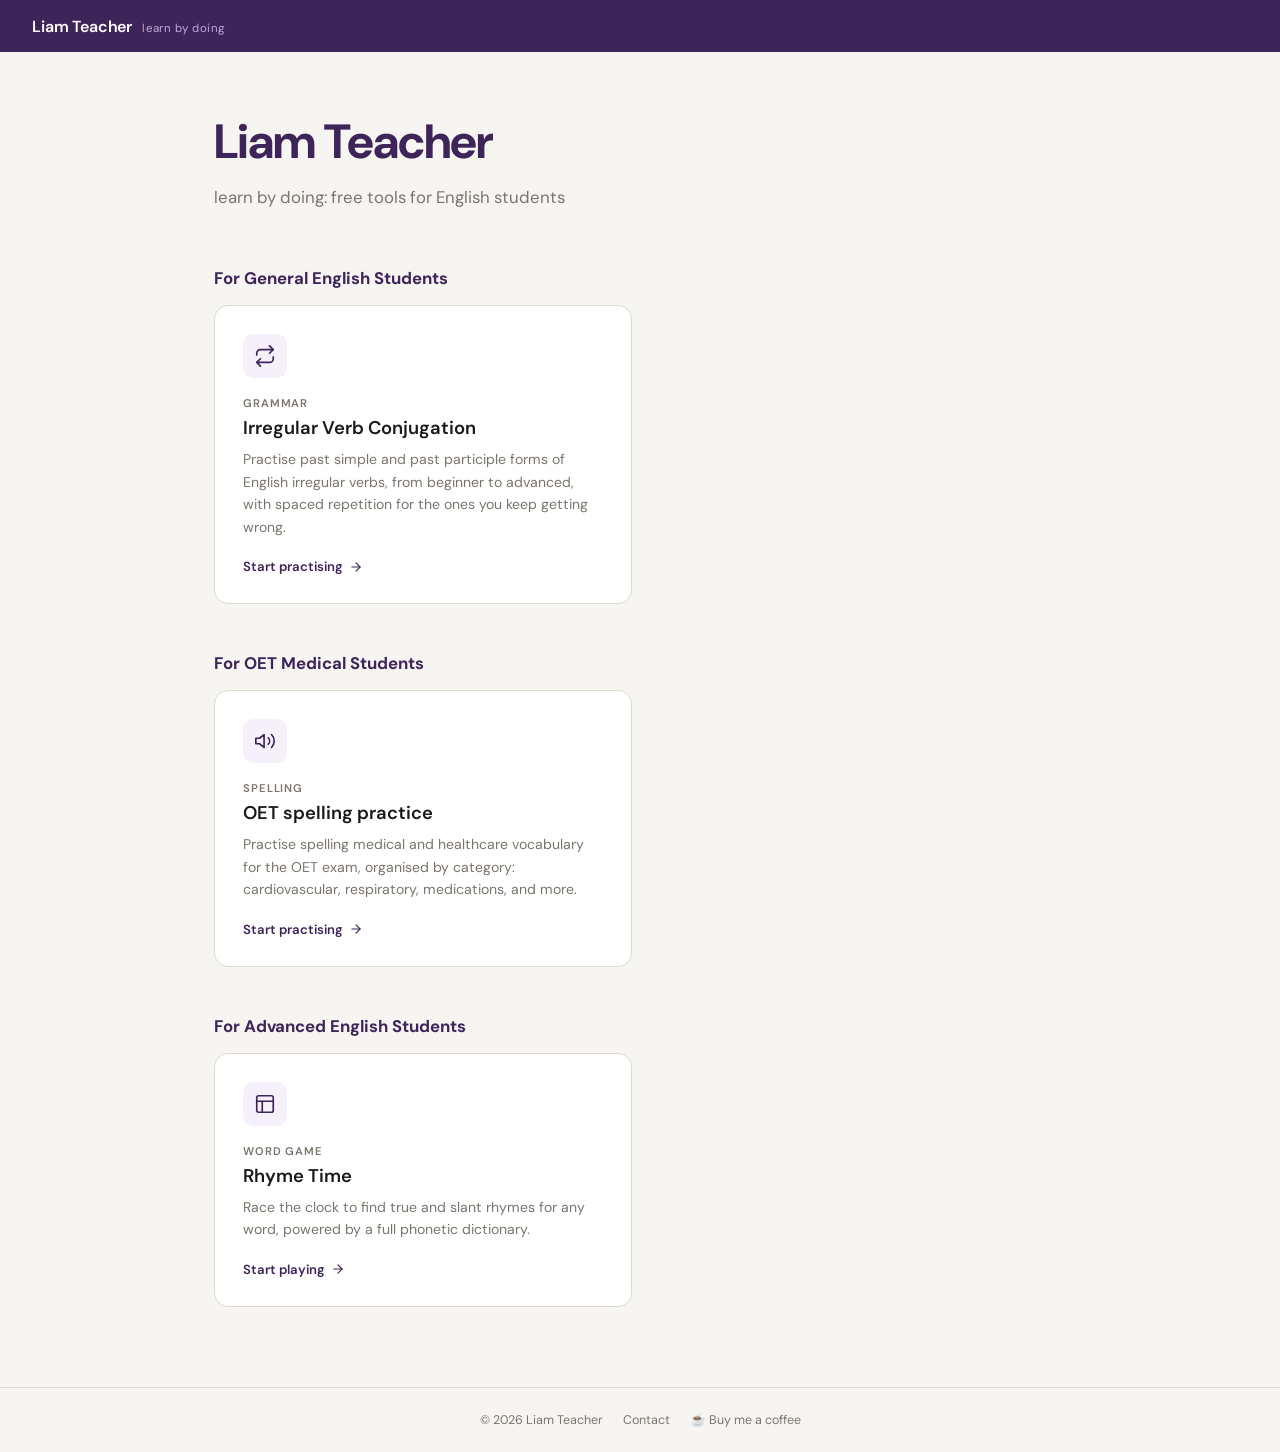
<file: index.html>
<!DOCTYPE html>
<html lang="en">
<head>
  <meta charset="UTF-8" />
  <meta name="viewport" content="width=device-width, initial-scale=1.0" />
  <title>Liam Teacher</title>
  <link rel="preconnect" href="https://fonts.googleapis.com" />
  <link rel="preconnect" href="https://fonts.gstatic.com" crossorigin />
  <link href="https://fonts.googleapis.com/css2?family=DM+Sans:wght@400;500;600;700&display=swap" rel="stylesheet" />
  <link rel="stylesheet" href="shared.css" />
  <script data-goatcounter="https://liamteacher.goatcounter.com/count"
          async src="//gc.zgo.at/count.js"></script>
  <style>
    main {
      max-width: 900px;
      margin: 0 auto;
      padding: 64px 24px 80px;
    }

    .hero {
      margin-bottom: 56px;
    }

    .hero h1 {
      font-family: 'DM Sans', sans-serif;
      font-size: 3rem;
      font-weight: 700;
      color: var(--plum);
      line-height: 1.1;
      margin-bottom: 14px;
      letter-spacing: -0.02em;
    }

    .hero p {
      font-size: 1.05rem;
      color: var(--muted);
      max-width: 480px;
      line-height: 1.7;
    }

    .tools-section {
      margin-bottom: 48px;
    }

    .tools-section:last-child {
      margin-bottom: 0;
    }

    .section-title {
      font-size: 1.05rem;
      font-weight: 700;
      color: var(--plum);
      margin-bottom: 16px;
    }

    .tools-grid {
      display: grid;
      grid-template-columns: 1fr 1fr;
      gap: 16px;
    }

    .tool-card {
      background: var(--surface);
      border: 1px solid var(--border);
      border-radius: 14px;
      padding: 28px;
      text-decoration: none;
      color: inherit;
      display: flex;
      flex-direction: column;
      transition: border-color 0.15s, box-shadow 0.15s, transform 0.1s;
    }

    .tool-card:hover {
      border-color: var(--plum);
      box-shadow: 0 4px 20px rgba(61,36,89,0.1);
      transform: translateY(-2px);
    }

    .tool-card.inactive {
      opacity: 0.5;
      pointer-events: none;
    }

    .tool-icon {
      width: 44px;
      height: 44px;
      background: var(--plum-bg);
      border-radius: 10px;
      display: flex;
      align-items: center;
      justify-content: center;
      margin-bottom: 18px;
    }

    .tool-icon svg {
      width: 22px;
      height: 22px;
      stroke: var(--plum);
      fill: none;
      stroke-width: 1.8;
      stroke-linecap: round;
      stroke-linejoin: round;
    }

    .tool-label {
      font-size: 0.7rem;
      font-weight: 600;
      letter-spacing: 0.08em;
      text-transform: uppercase;
      color: var(--muted);
      margin-bottom: 6px;
    }

    .tool-name {
      font-size: 1.15rem;
      font-weight: 600;
      color: var(--text);
      margin-bottom: 8px;
    }

    .tool-desc {
      font-size: 0.88rem;
      color: var(--muted);
      line-height: 1.6;
      flex: 1;
      margin-bottom: 20px;
    }

    .tool-cta {
      display: inline-flex;
      align-items: center;
      gap: 6px;
      font-size: 0.82rem;
      font-weight: 600;
      color: var(--plum);
    }

    .tool-cta svg {
      width: 14px;
      height: 14px;
      stroke: var(--plum);
      fill: none;
      stroke-width: 2;
      stroke-linecap: round;
      stroke-linejoin: round;
      transition: transform 0.15s;
    }

    .tool-card:hover .tool-cta svg {
      transform: translateX(3px);
    }

    @media (max-width: 540px) {
      .tools-grid { grid-template-columns: 1fr; }
      .hero h1 { font-size: 2.2rem; }
    }
  </style>
</head>
<body>

<div id="shared-header"></div>

<main>
  <div class="hero">
    <h1>Liam Teacher</h1>
    <p>learn by doing: free tools for English students</p>
  </div>

  <section class="tools-section">
    <h2 class="section-title">For General English Students</h2>
    <div class="tools-grid">

      <a class="tool-card" href="https://irregular.liamteacher.com">
        <div class="tool-icon">
          <svg viewBox="0 0 24 24"><polyline points="17 1 21 5 17 9"/><path d="M3 11V9a4 4 0 0 1 4-4h14"/><polyline points="7 23 3 19 7 15"/><path d="M21 13v2a4 4 0 0 1-4 4H3"/></svg>
        </div>
        <div class="tool-label">Grammar</div>
        <div class="tool-name">Irregular Verb Conjugation</div>
        <div class="tool-desc">Practise past simple and past participle forms of English irregular verbs, from beginner to advanced, with spaced repetition for the ones you keep getting wrong.</div>
        <div class="tool-cta">
          Start practising
          <svg viewBox="0 0 24 24"><line x1="5" y1="12" x2="19" y2="12"/><polyline points="12 5 19 12 12 19"/></svg>
        </div>
      </a>

    </div>
  </section>

  <section class="tools-section">
    <h2 class="section-title">For OET Medical Students</h2>
    <div class="tools-grid">

      <a class="tool-card" href="https://oetspelling.liamteacher.com">
        <div class="tool-icon">
          <svg viewBox="0 0 24 24"><polygon points="11 5 6 9 2 9 2 15 6 15 11 19 11 5"/><path d="M19.07 4.93a10 10 0 0 1 0 14.14"/><path d="M15.54 8.46a5 5 0 0 1 0 7.07"/></svg>
        </div>
        <div class="tool-label">Spelling</div>
        <div class="tool-name">OET spelling practice</div>
        <div class="tool-desc">Practise spelling medical and healthcare vocabulary for the OET exam, organised by category: cardiovascular, respiratory, medications, and more.</div>
        <div class="tool-cta">
          Start practising
          <svg viewBox="0 0 24 24"><line x1="5" y1="12" x2="19" y2="12"/><polyline points="12 5 19 12 12 19"/></svg>
        </div>
      </a>

    </div>
  </section>

  <section class="tools-section">
    <h2 class="section-title">For Advanced English Students</h2>
    <div class="tools-grid">

      <a class="tool-card" href="https://rhyming.liamteacher.com">
        <div class="tool-icon">
          <svg viewBox="0 0 24 24"><rect x="3" y="3" width="18" height="18" rx="2"/><path d="M3 9h18"/><path d="M9 21V9"/></svg>
        </div>
        <div class="tool-label">Word game</div>
        <div class="tool-name">Rhyme Time</div>
        <div class="tool-desc">Race the clock to find true and slant rhymes for any word, powered by a full phonetic dictionary.</div>
        <div class="tool-cta">
          Start playing
          <svg viewBox="0 0 24 24"><line x1="5" y1="12" x2="19" y2="12"/><polyline points="12 5 19 12 12 19"/></svg>
        </div>
      </a>

    </div>
  </section>
</main>

<div id="shared-footer"></div>

<script>
  fetch('header.html')
    .then(r => r.text())
    .then(html => { document.getElementById('shared-header').innerHTML = html; })
    .catch(() => {});
  fetch('footer.html')
    .then(r => r.text())
    .then(html => { document.getElementById('shared-footer').innerHTML = html; })
    .catch(() => {});
</script>

</body>
</html>
</file>
<file: shared.css>
/* Liam Teacher shared styles */
:root {
  --plum:       #3D2459;
  --plum-lt:    #C4A8E0;
  --plum-bg:    #F5F0FA;
  --text:       #1A1917;
  --muted:      #7A756C;
  --border:     #DDD9D0;
  --surface:    #FFFFFF;
  --bg:         #F7F5F2;
  --radius:     10px;
}

*, *::before, *::after { box-sizing: border-box; margin: 0; padding: 0; }

body {
  font-family: 'DM Sans', sans-serif;
  background: var(--bg);
  color: var(--text);
  min-height: 100vh;
}

#shared-header { width: 100%; }

.site-footer {
  border-top: 1px solid var(--border);
  padding: 24px;
  text-align: center;
  font-size: 0.78rem;
  color: var(--muted);
  display: flex;
  align-items: center;
  justify-content: center;
  gap: 20px;
  flex-wrap: wrap;
}

.site-footer a {
  color: var(--muted);
  text-decoration: none;
}

.site-footer a:hover { color: var(--plum); }
</file>
